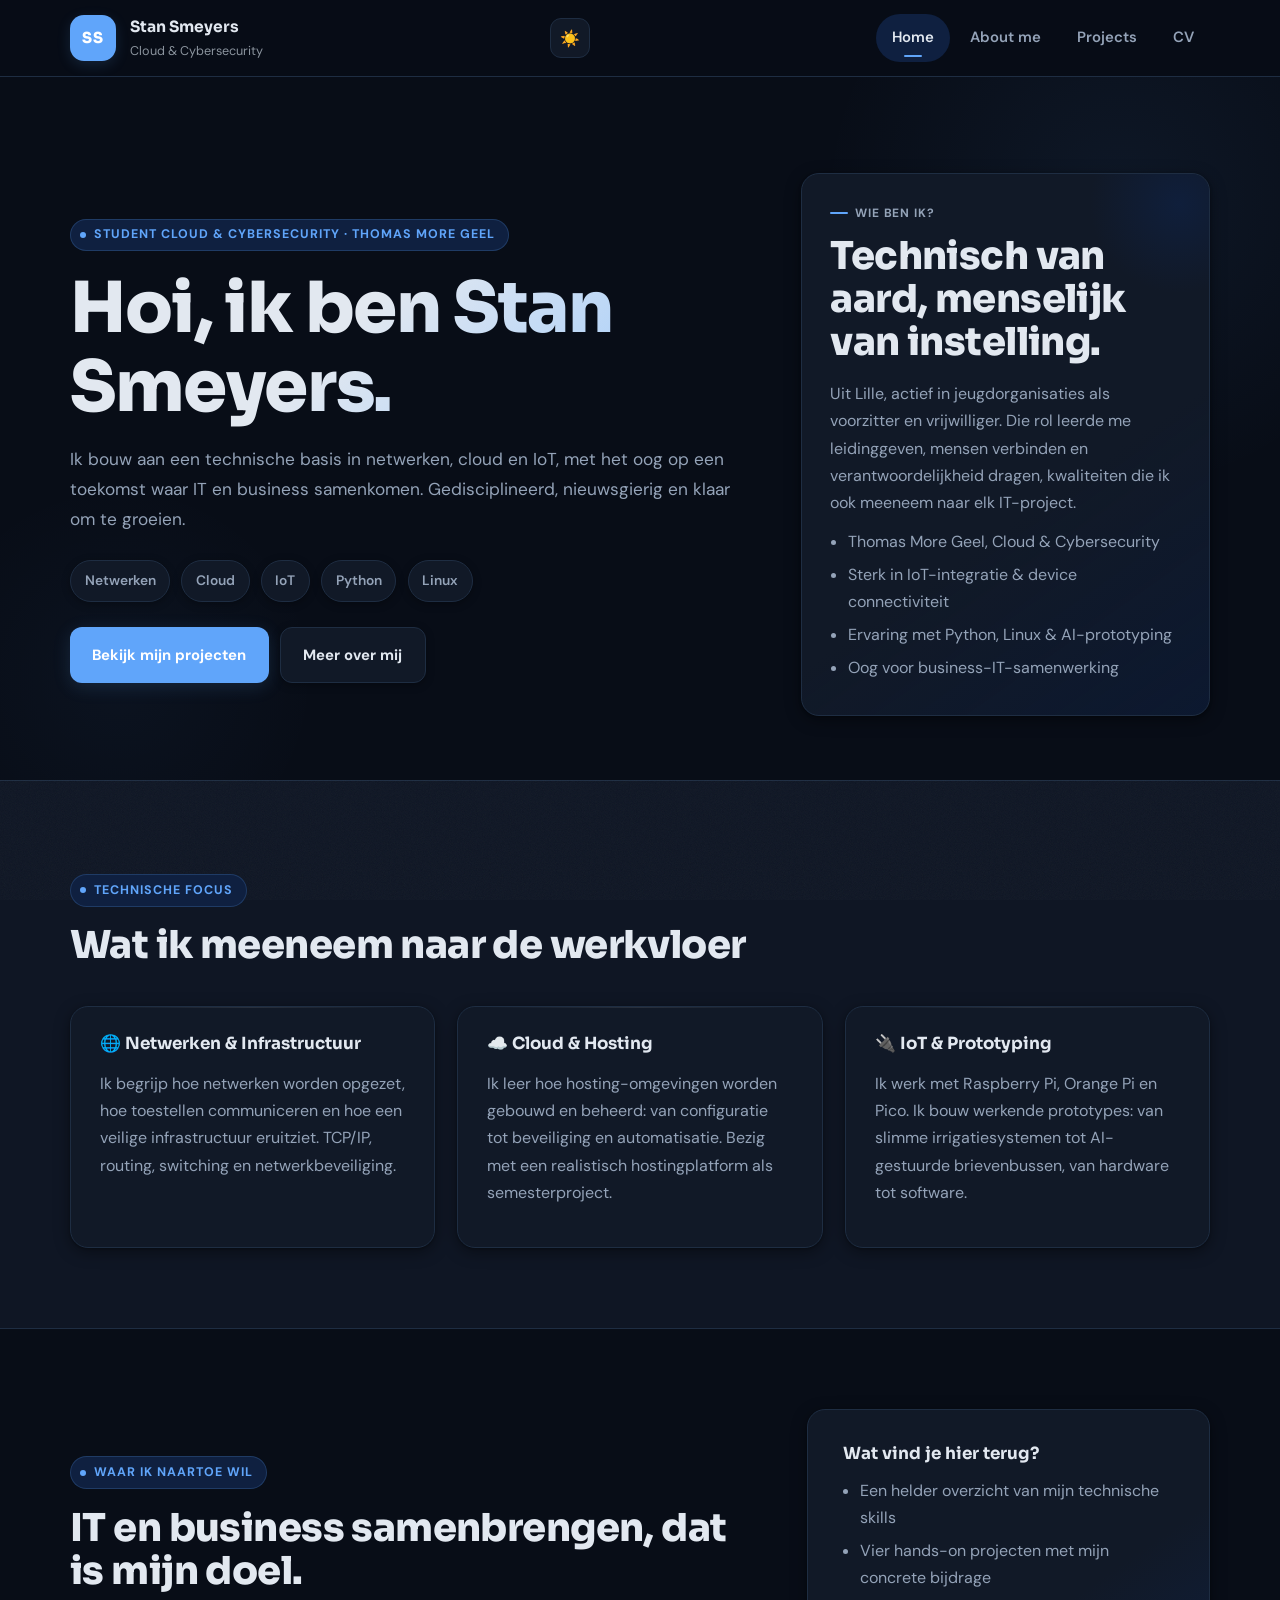
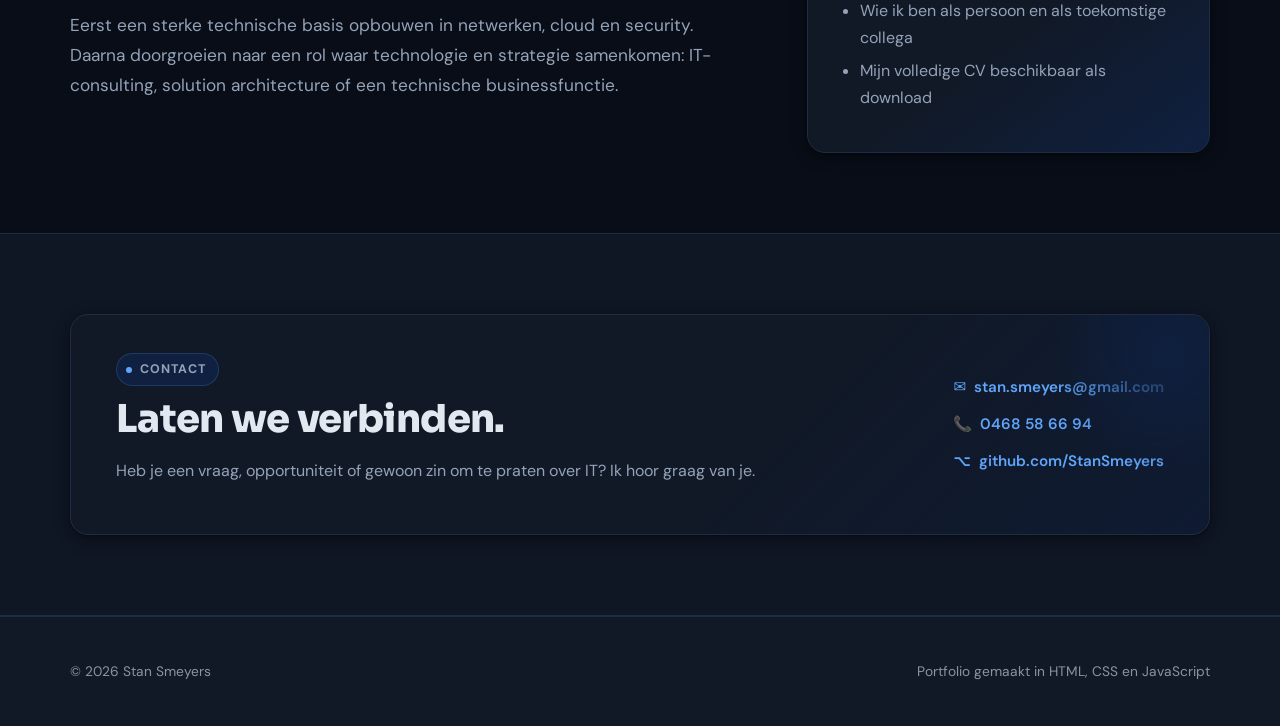
<file: index.html>
<!DOCTYPE html>
<html lang="nl" data-theme="light">
<head>
  <meta charset="UTF-8" />
  <meta name="viewport" content="width=device-width, initial-scale=1.0" />
  <title>Stan Smeyers | Cloud & Cybersecurity</title>
  <meta name="description" content="Portfolio van Stan Smeyers, student Cloud & Cybersecurity, gepassioneerd door netwerken, cloud en IoT." />
  <link rel="preconnect" href="https://fonts.googleapis.com">
  <link rel="preconnect" href="https://fonts.gstatic.com" crossorigin>
  <link href="https://fonts.googleapis.com/css2?family=Sora:wght@400;500;600;700;800;900&family=DM+Sans:ital,opsz,wght@0,9..40,300;0,9..40,400;0,9..40,500;0,9..40,600;0,9..40,700;1,9..40,400&display=swap" rel="stylesheet">
  <link rel="stylesheet" href="styles.css" />
  <script>(function(){ var t=localStorage.getItem('theme')||'light'; document.documentElement.setAttribute('data-theme',t); })();</script>
</head>
<body>
  <header class="site-header">
    <div class="container nav-wrapper">
      <a class="brand" href="index.html">
        <span class="brand-mark">SS</span>
        <span><strong>Stan Smeyers</strong><small>Cloud & Cybersecurity</small></span>
      </a>
      <div class="nav-controls">
        <button class="theme-toggle" id="themeToggle" aria-label="Thema wisselen">
          <span class="icon-moon">🌙</span><span class="icon-sun">☀️</span>
        </button>
        <button class="nav-toggle" aria-label="Menu openen" aria-expanded="false">☰</button>
      </div>
      <nav class="site-nav">
        <a class="active" href="index.html">Home</a>
        <a href="about.html">About me</a>
        <a href="projects.html">Projects</a>
        <a href="cv.html">CV</a>
      </nav>
    </div>
  </header>

  <main>
    <section class="hero">
      <div class="container hero-grid">
        <div>
          <p class="eyebrow">Student Cloud &amp; Cybersecurity · Thomas More Geel</p>
          <h1>Hoi, ik ben Stan Smeyers.</h1>
          <p class="lead">
            Ik bouw aan een technische basis in netwerken, cloud en IoT, met het oog op een toekomst
            waar IT en business samenkomen. Gedisciplineerd, nieuwsgierig en klaar om te groeien.
          </p>
          
          <div class="tag-row">
            <span class="tag">Netwerken</span>
            <span class="tag">Cloud</span>
            <span class="tag">IoT</span>
            <span class="tag">Python</span>
            <span class="tag">Linux</span>
          </div>
          <div class="button-row">
            <a class="button primary" href="projects.html">Bekijk mijn projecten</a>
            <a class="button secondary" href="about.html">Meer over mij</a>
          </div>
        </div>
        <aside class="hero-card reveal">
          <p class="card-label">Wie ben ik?</p>
          <h2>Technisch van aard, menselijk van instelling.</h2>
          <p>
            Uit Lille, actief in jeugdorganisaties als voorzitter en vrijwilliger. Die rol leerde me
            leidinggeven, mensen verbinden en verantwoordelijkheid dragen, kwaliteiten die ik ook
            meeneem naar elk IT-project.
          </p>
          <ul class="check-list">
            <li>Thomas More Geel, Cloud &amp; Cybersecurity</li>
            <li>Sterk in IoT-integratie &amp; device connectiviteit</li>
            <li>Ervaring met Python, Linux &amp; AI-prototyping</li>
            <li>Oog voor business-IT-samenwerking</li>
          </ul>
        </aside>
      </div>
    </section>

    <section class="section alt">
      <div class="container">
        <div class="section-header">
          <p class="eyebrow">Technische focus</p>
          <h2>Wat ik meeneem naar de werkvloer</h2>
        </div>
        <div class="grid three">
          <article class="info-card reveal">
            <h3>🌐 Netwerken &amp; Infrastructuur</h3>
            <p>Ik begrijp hoe netwerken worden opgezet, hoe toestellen communiceren en hoe een veilige infrastructuur eruitziet. TCP/IP, routing, switching en netwerkbeveiliging.</p>
          </article>
          <article class="info-card reveal">
            <h3>☁️ Cloud &amp; Hosting</h3>
            <p>Ik leer hoe hosting-omgevingen worden gebouwd en beheerd: van configuratie tot beveiliging en automatisatie. Bezig met een realistisch hostingplatform als semesterproject.</p>
          </article>
          <article class="info-card reveal">
            <h3>🔌 IoT &amp; Prototyping</h3>
            <p>Ik werk met Raspberry Pi, Orange Pi en Pico. Ik bouw werkende prototypes: van slimme irrigatiesystemen tot AI-gestuurde brievenbussen, van hardware tot software.</p>
          </article>
        </div>
      </div>
    </section>

    <section class="section">
      <div class="container split-section">
        <div>
          <p class="eyebrow">Waar ik naartoe wil</p>
          <h2>IT en business samenbrengen, dat is mijn doel.</h2>
          <p class="lead">
            Eerst een sterke technische basis opbouwen in netwerken, cloud en security.
            Daarna doorgroeien naar een rol waar technologie en strategie samenkomen:
            IT-consulting, solution architecture of een technische businessfunctie.
          </p>
        </div>
        <div class="highlight-box reveal">
          <h3>Wat vind je hier terug?</h3>
          <ul>
            <li>Een helder overzicht van mijn technische skills</li>
            <li>Vier hands-on projecten met mijn concrete bijdrage</li>
            <li>Wie ik ben als persoon en als toekomstige collega</li>
            <li>Mijn volledige CV beschikbaar als download</li>
          </ul>
        </div>
      </div>
    </section>

    <section class="section alt">
      <div class="container">
        <div class="contact-banner reveal">
          <div>
            <p class="eyebrow">Contact</p>
            <h2>Laten we verbinden.</h2>
            <p>Heb je een vraag, opportuniteit of gewoon zin om te praten over IT? Ik hoor graag van je.</p>
          </div>
          <div class="contact-links">
            <a href="mailto:stan.smeyers@gmail.com">✉&nbsp; stan.smeyers@gmail.com</a>
            <a href="tel:+32468586694">📞&nbsp; 0468 58 66 94</a>
            <a href="https://github.com/StanSmeyers" target="_blank" rel="noreferrer">⌥&nbsp; github.com/StanSmeyers</a>
          </div>
        </div>
      </div>
    </section>
  </main>

  <footer class="site-footer">
    <div class="container footer-content">
      <p>© 2026 Stan Smeyers</p>
      <p>Portfolio gemaakt in HTML, CSS en JavaScript</p>
    </div>
  </footer>
  <script src="script.js"></script>
</body>
</html>
</file>
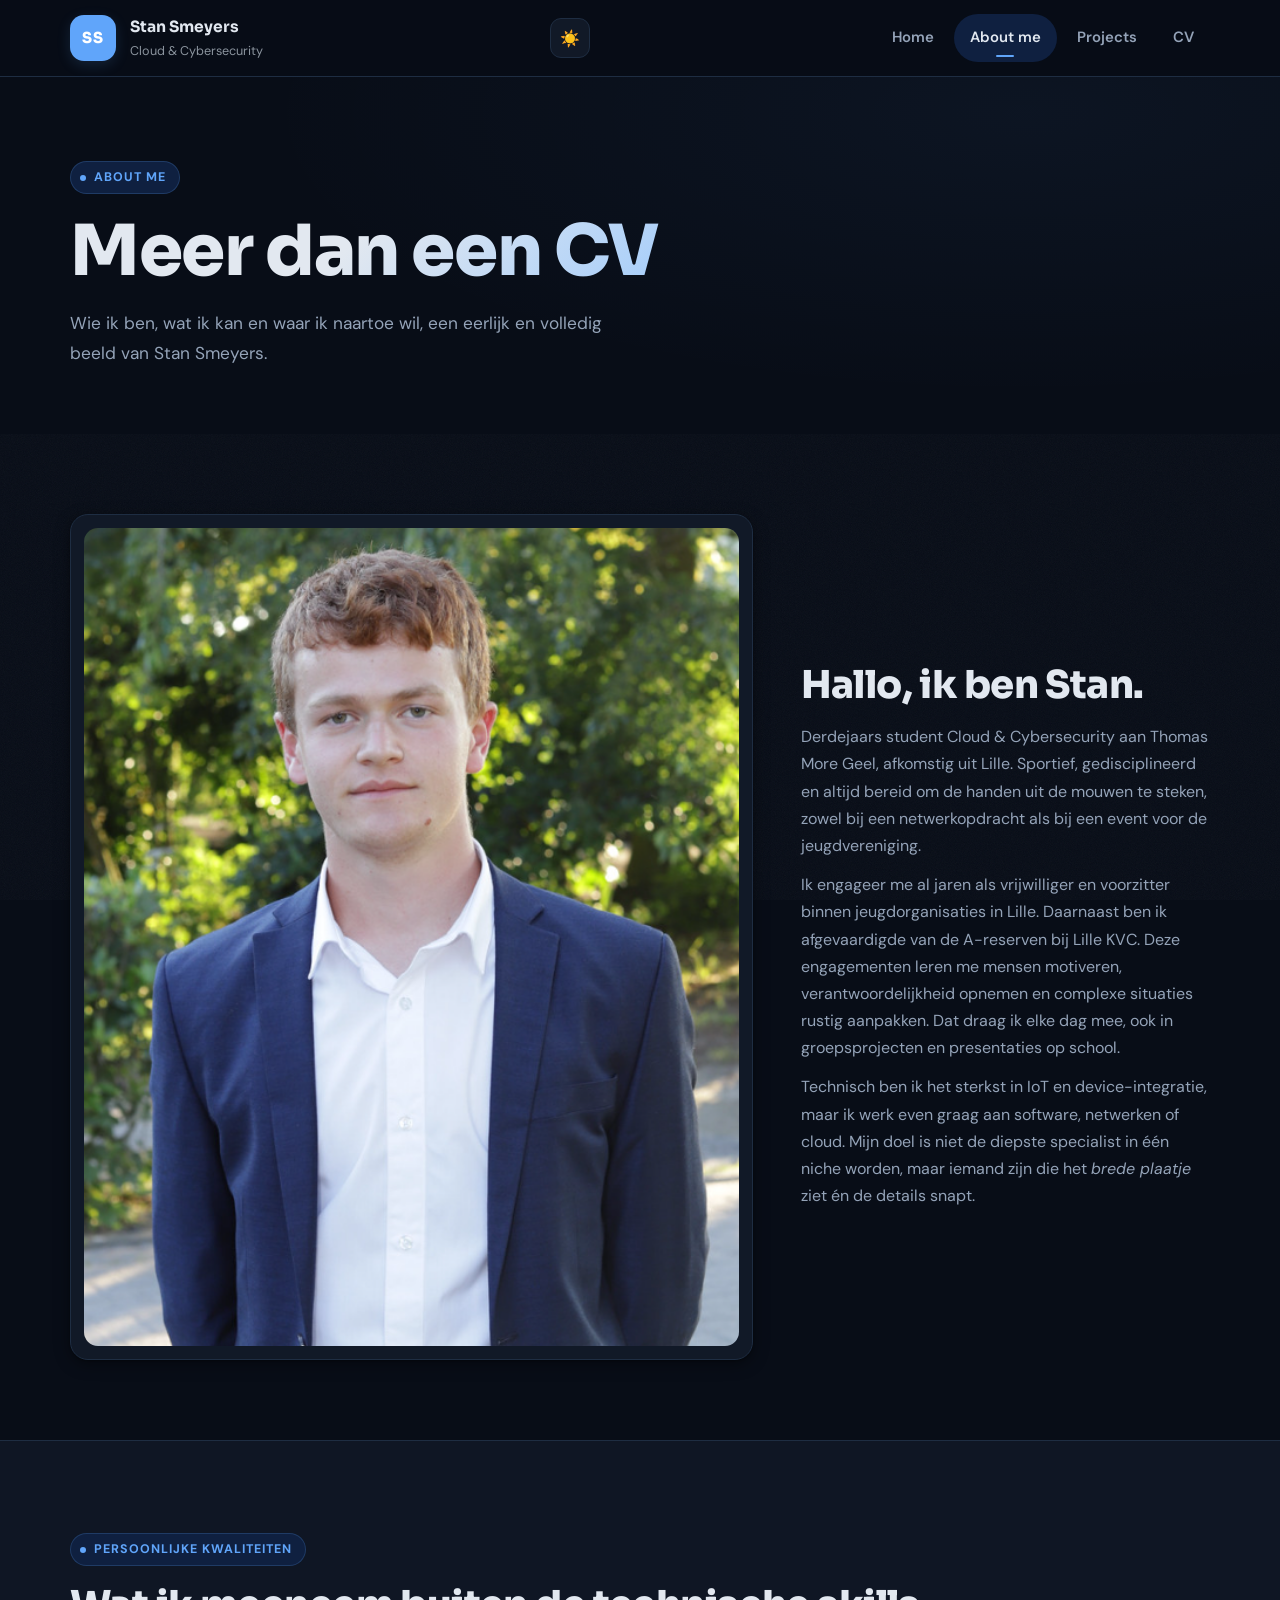
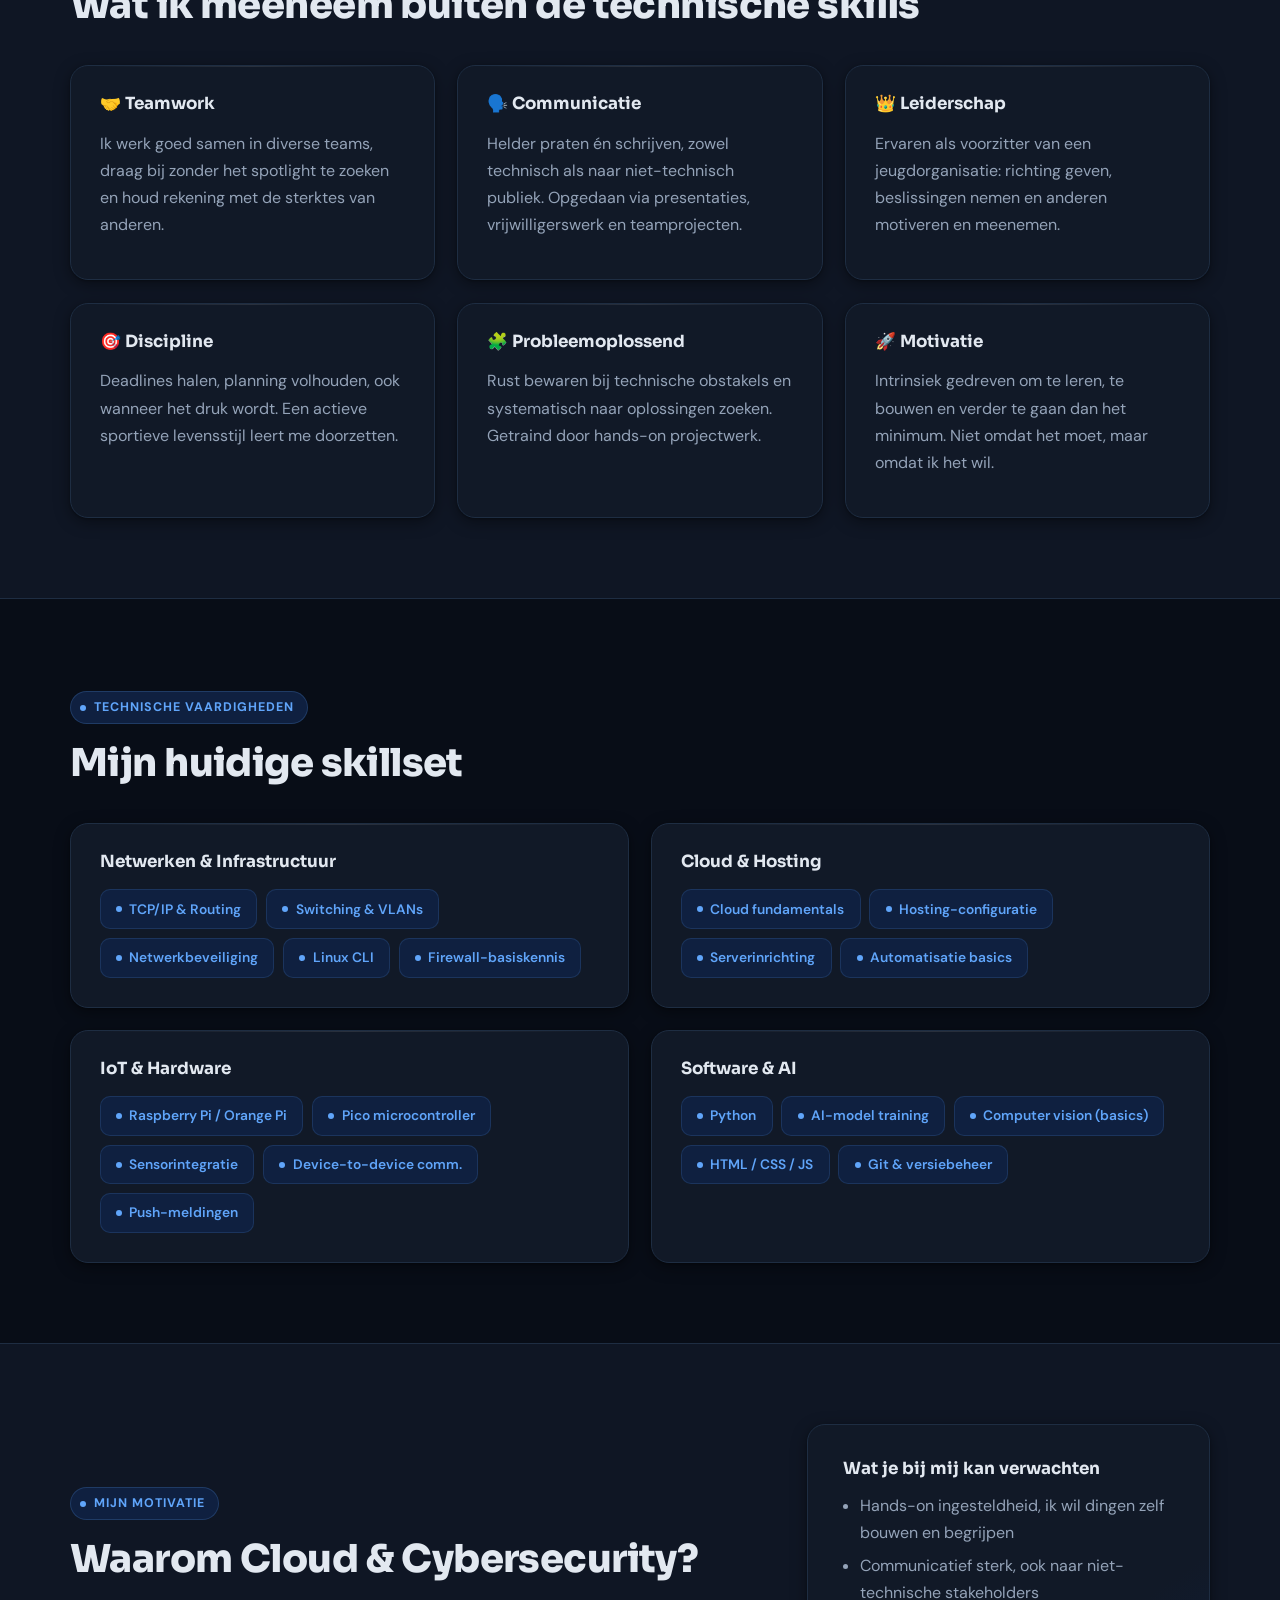
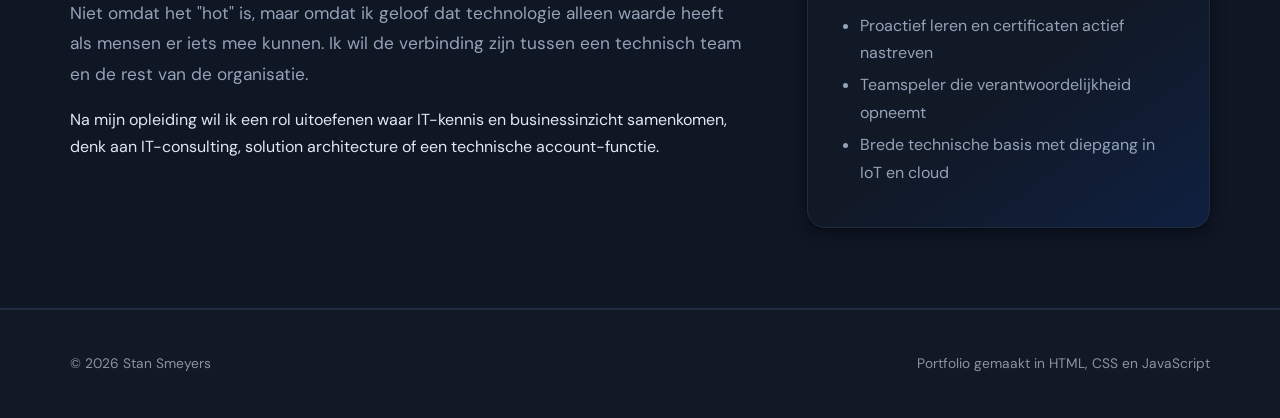
<file: about.html>
<!DOCTYPE html>
<html lang="nl" data-theme="light">
<head>
  <meta charset="UTF-8" />
  <meta name="viewport" content="width=device-width, initial-scale=1.0" />
  <title>About me | Stan Smeyers</title>
  <link rel="preconnect" href="https://fonts.googleapis.com">
  <link rel="preconnect" href="https://fonts.gstatic.com" crossorigin>
  <link href="https://fonts.googleapis.com/css2?family=Sora:wght@400;500;600;700;800;900&family=DM+Sans:ital,opsz,wght@0,9..40,300;0,9..40,400;0,9..40,500;0,9..40,600;0,9..40,700;1,9..40,400&display=swap" rel="stylesheet">
  <link rel="stylesheet" href="styles.css" />
  <script>(function(){ var t=localStorage.getItem('theme')||'light'; document.documentElement.setAttribute('data-theme',t); })();</script>
</head>
<body>
  <header class="site-header">
    <div class="container nav-wrapper">
      <a class="brand" href="index.html">
        <span class="brand-mark">SS</span>
        <span><strong>Stan Smeyers</strong><small>Cloud & Cybersecurity</small></span>
      </a>
      <div class="nav-controls">
        <button class="theme-toggle" id="themeToggle" aria-label="Thema wisselen">
          <span class="icon-moon">🌙</span><span class="icon-sun">☀️</span>
        </button>
        <button class="nav-toggle" aria-label="Menu openen" aria-expanded="false">☰</button>
      </div>
      <nav class="site-nav">
        <a href="index.html">Home</a>
        <a class="active" href="about.html">About me</a>
        <a href="projects.html">Projects</a>
        <a href="cv.html">CV</a>
      </nav>
    </div>
  </header>

  <main>
    <section class="page-hero">
      <div class="container">
        <p class="eyebrow">About me</p>
        <h1>Meer dan een CV</h1>
        <p class="lead narrow">
          Wie ik ben, wat ik kan en waar ik naartoe wil, een eerlijk en volledig beeld van Stan Smeyers.
        </p>
      </div>
    </section>

    <!-- Intro met foto -->
    <section class="section">
      <div class="container about-layout">
        <div class="photo-card reveal">
          <img class="profile-photo" src="assets/profielfoto.png" alt="Profielfoto van Stan Smeyers" />
        </div>
        <div class="about-content">
          <h2>Hallo, ik ben Stan.</h2>
          <p>
            Derdejaars student Cloud &amp; Cybersecurity aan Thomas More Geel, afkomstig uit Lille.
            Sportief, gedisciplineerd en altijd bereid om de handen uit de mouwen te steken,
            zowel bij een netwerkopdracht als bij een event voor de jeugdvereniging.
          </p>
          <p>
            Ik engageer me al jaren als vrijwilliger en voorzitter binnen jeugdorganisaties in Lille.
            Daarnaast ben ik afgevaardigde van de A-reserven bij Lille KVC.
            Deze engagementen leren me mensen motiveren, verantwoordelijkheid opnemen en
            complexe situaties rustig aanpakken. Dat draag ik elke dag mee, ook in groepsprojecten
            en presentaties op school.
          </p>
          <p>
            Technisch ben ik het sterkst in IoT en device-integratie, maar ik werk even graag aan
            software, netwerken of cloud. Mijn doel is niet de diepste specialist in één niche worden,
            maar iemand zijn die het <em>brede plaatje</em> ziet én de details snapt.
          </p>
        </div>
      </div>
    </section>

    <!-- Soft skills — prominent bovenaan -->
    <section class="section alt">
      <div class="container">
        <div class="section-header">
          <p class="eyebrow">Persoonlijke kwaliteiten</p>
          <h2>Wat ik meeneem buiten de technische skills</h2>
        </div>
        <div class="grid three">
          <article class="info-card reveal">
            <h3>🤝 Teamwork</h3>
            <p>Ik werk goed samen in diverse teams, draag bij zonder het spotlight te zoeken en houd rekening met de sterktes van anderen.</p>
          </article>
          <article class="info-card reveal">
            <h3>🗣️ Communicatie</h3>
            <p>Helder praten én schrijven, zowel technisch als naar niet-technisch publiek. Opgedaan via presentaties, vrijwilligerswerk en teamprojecten.</p>
          </article>
          <article class="info-card reveal">
            <h3>👑 Leiderschap</h3>
            <p>Ervaren als voorzitter van een jeugdorganisatie: richting geven, beslissingen nemen en anderen motiveren en meenemen.</p>
          </article>
          <article class="info-card reveal">
            <h3>🎯 Discipline</h3>
            <p>Deadlines halen, planning volhouden, ook wanneer het druk wordt. Een actieve sportieve levensstijl leert me doorzetten.</p>
          </article>
          <article class="info-card reveal">
            <h3>🧩 Probleemoplossend</h3>
            <p>Rust bewaren bij technische obstakels en systematisch naar oplossingen zoeken. Getraind door hands-on projectwerk.</p>
          </article>
          <article class="info-card reveal">
            <h3>🚀 Motivatie</h3>
            <p>Intrinsiek gedreven om te leren, te bouwen en verder te gaan dan het minimum. Niet omdat het moet, maar omdat ik het wil.</p>
          </article>
        </div>
      </div>
    </section>

    <!-- Technische skills -->
    <section class="section">
      <div class="container">
        <div class="section-header">
          <p class="eyebrow">Technische vaardigheden</p>
          <h2>Mijn huidige skillset</h2>
        </div>
        <div class="skills-grid">
          <div class="skill-card reveal">
            <h3>Netwerken &amp; Infrastructuur</h3>
            <div class="skill-tags">
              <span class="skill-badge"><span class="skill-dot"></span>TCP/IP &amp; Routing</span>
              <span class="skill-badge"><span class="skill-dot"></span>Switching &amp; VLANs</span>
              <span class="skill-badge"><span class="skill-dot"></span>Netwerkbeveiliging</span>
              <span class="skill-badge"><span class="skill-dot"></span>Linux CLI</span>
              <span class="skill-badge"><span class="skill-dot"></span>Firewall-basiskennis</span>
            </div>
          </div>
          <div class="skill-card reveal">
            <h3>Cloud &amp; Hosting</h3>
            <div class="skill-tags">
              <span class="skill-badge"><span class="skill-dot"></span>Cloud fundamentals</span>
              <span class="skill-badge"><span class="skill-dot"></span>Hosting-configuratie</span>
              <span class="skill-badge"><span class="skill-dot"></span>Serverinrichting</span>
              <span class="skill-badge"><span class="skill-dot"></span>Automatisatie basics</span>
            </div>
          </div>
          <div class="skill-card reveal">
            <h3>IoT &amp; Hardware</h3>
            <div class="skill-tags">
              <span class="skill-badge"><span class="skill-dot"></span>Raspberry Pi / Orange Pi</span>
              <span class="skill-badge"><span class="skill-dot"></span>Pico microcontroller</span>
              <span class="skill-badge"><span class="skill-dot"></span>Sensorintegratie</span>
              <span class="skill-badge"><span class="skill-dot"></span>Device-to-device comm.</span>
              <span class="skill-badge"><span class="skill-dot"></span>Push-meldingen</span>
            </div>
          </div>
          <div class="skill-card reveal">
            <h3>Software &amp; AI</h3>
            <div class="skill-tags">
              <span class="skill-badge"><span class="skill-dot"></span>Python</span>
              <span class="skill-badge"><span class="skill-dot"></span>AI-model training</span>
              <span class="skill-badge"><span class="skill-dot"></span>Computer vision (basics)</span>
              <span class="skill-badge"><span class="skill-dot"></span>HTML / CSS / JS</span>
              <span class="skill-badge"><span class="skill-dot"></span>Git &amp; versiebeheer</span>
            </div>
          </div>
        </div>
      </div>
    </section>

    <!-- Motivatie + ambitie -->
    <section class="section alt">
      <div class="container split-section">
        <div>
          <p class="eyebrow">Mijn motivatie</p>
          <h2>Waarom Cloud &amp; Cybersecurity?</h2>
          <p class="lead">
            Niet omdat het "hot" is, maar omdat ik geloof dat technologie alleen waarde heeft
            als mensen er iets mee kunnen. Ik wil de verbinding zijn tussen een technisch team
            en de rest van de organisatie.
          </p>
          <p>
            Na mijn opleiding wil ik een rol uitoefenen waar IT-kennis en businessinzicht
            samenkomen, denk aan IT-consulting, solution architecture of een technische account-functie.
          </p>
        </div>
        <div class="highlight-box reveal">
          <h3>Wat je bij mij kan verwachten</h3>
          <ul>
            <li>Hands-on ingesteldheid, ik wil dingen zelf bouwen en begrijpen</li>
            <li>Communicatief sterk, ook naar niet-technische stakeholders</li>
            <li>Proactief leren en certificaten actief nastreven</li>
            <li>Teamspeler die verantwoordelijkheid opneemt</li>
            <li>Brede technische basis met diepgang in IoT en cloud</li>
          </ul>
        </div>
      </div>
    </section>
  </main>

  <footer class="site-footer">
    <div class="container footer-content">
      <p>© 2026 Stan Smeyers</p>
      <p>Portfolio gemaakt in HTML, CSS en JavaScript</p>
    </div>
  </footer>
  <script src="script.js"></script>
</body>
</html>
</file>
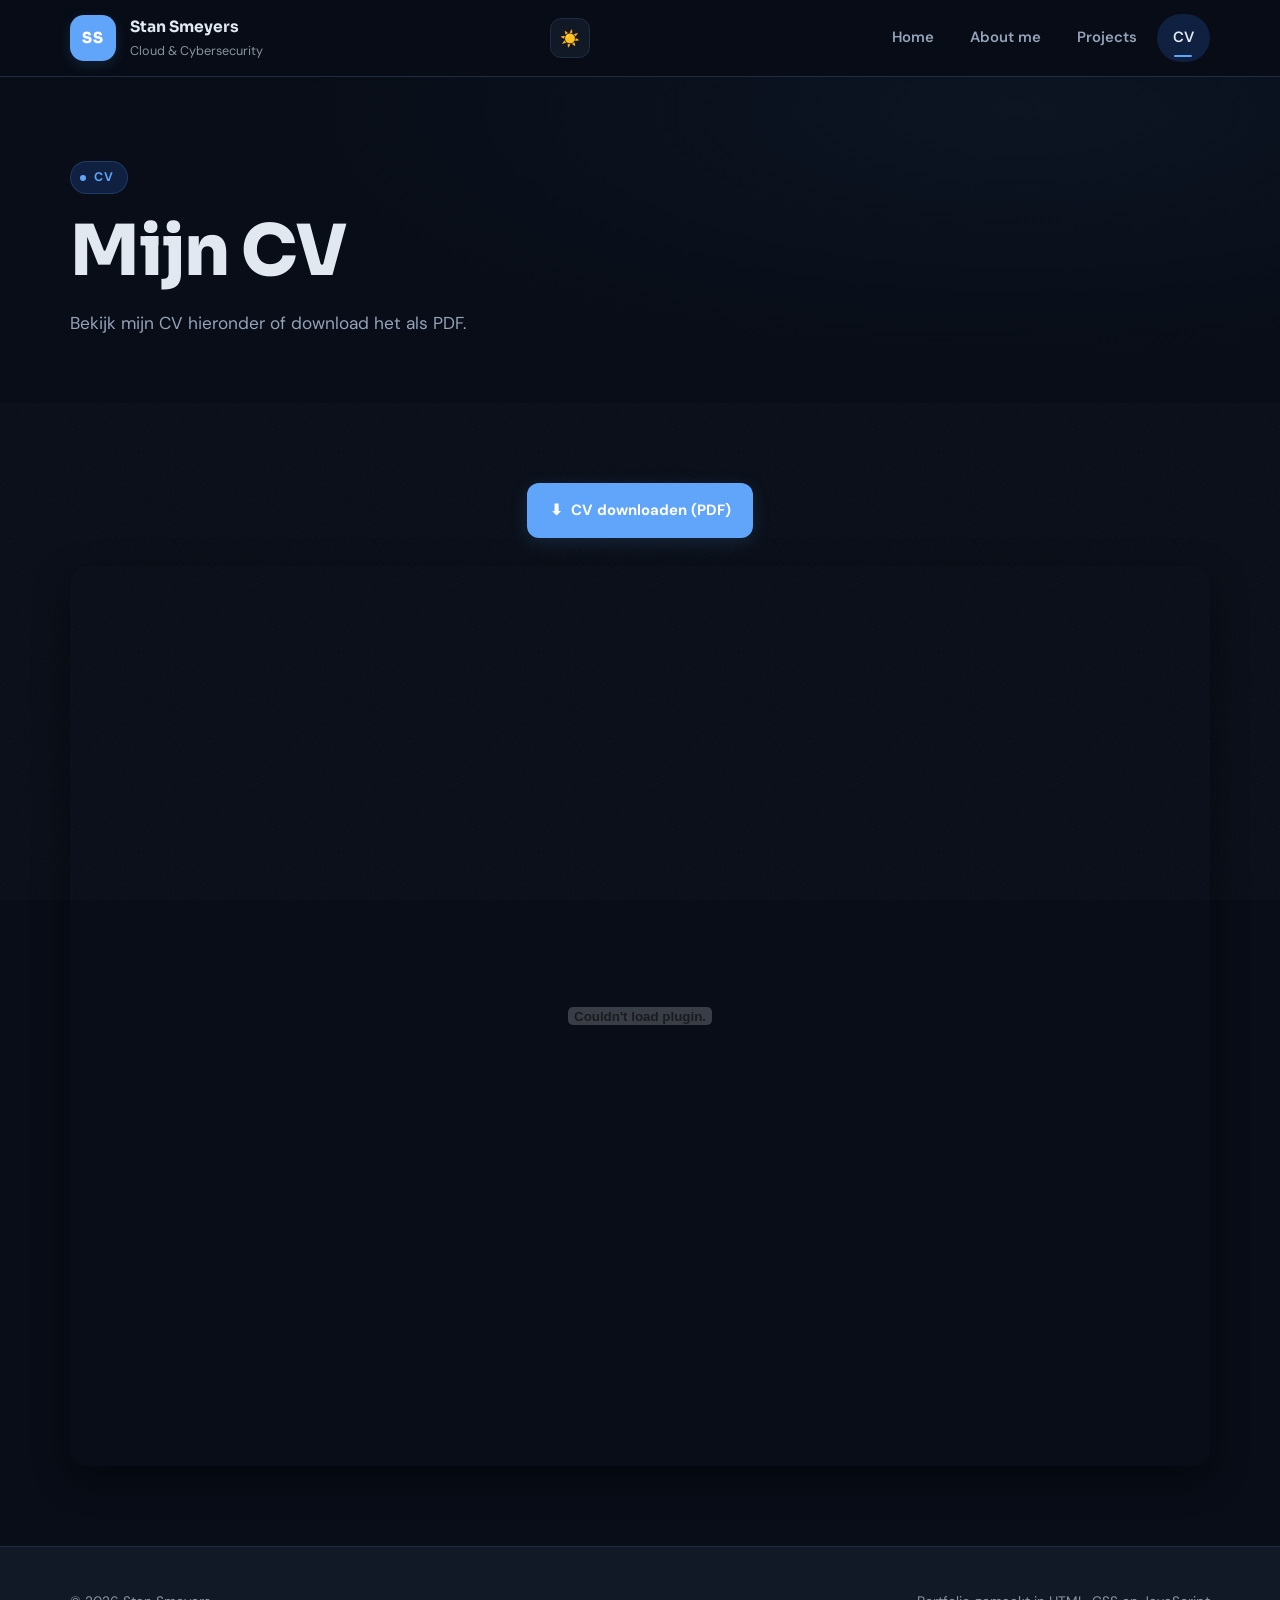
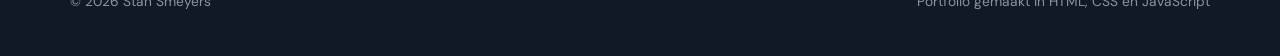
<file: cv.html>
<!DOCTYPE html>
<html lang="nl" data-theme="light">
<head>
  <meta charset="UTF-8" />
  <meta name="viewport" content="width=device-width, initial-scale=1.0" />
  <title>CV | Stan Smeyers</title>

  <link rel="preconnect" href="https://fonts.googleapis.com">
  <link rel="preconnect" href="https://fonts.gstatic.com" crossorigin>

  <link
    href="https://fonts.googleapis.com/css2?family=Sora:wght@400;500;600;700;800;900&family=DM+Sans:ital,opsz,wght@0,9..40,300;0,9..40,400;0,9..40,500;0,9..40,600;0,9..40,700;1,9..40,400&display=swap"
    rel="stylesheet"
  >

  <link rel="stylesheet" href="styles.css" />

  <script>
    (function() {
      var t = localStorage.getItem('theme') || 'light';
      document.documentElement.setAttribute('data-theme', t);
    })();
  </script>
</head>

<body>

  <header class="site-header">
    <div class="container nav-wrapper">

      <a class="brand" href="index.html">
        <span class="brand-mark">SS</span>
        <span>
          <strong>Stan Smeyers</strong>
          <small>Cloud & Cybersecurity</small>
        </span>
      </a>

      <div class="nav-controls">
        <button
          class="theme-toggle"
          id="themeToggle"
          aria-label="Thema wisselen"
        >
          <span class="icon-moon">🌙</span>
          <span class="icon-sun">☀️</span>
        </button>

        <button
          class="nav-toggle"
          aria-label="Menu openen"
          aria-expanded="false"
        >
          ☰
        </button>
      </div>

      <nav class="site-nav">
        <a href="index.html">Home</a>
        <a href="about.html">About me</a>
        <a href="projects.html">Projects</a>
        <a class="active" href="cv.html">CV</a>
      </nav>

    </div>
  </header>

  <main>

    <section class="page-hero">
      <div class="container">
        <p class="eyebrow">CV</p>
        <h1>Mijn CV</h1>
        <p class="lead narrow">
          Bekijk mijn CV hieronder of download het als PDF.
        </p>
      </div>
    </section>

    <section class="section">
      <div class="container">

        <div style="text-align: center; margin-bottom: 1.8rem;">
          <a
            href="cv_stansmeyers.pdf"
            download
            class="button primary"
          >
            ⬇&nbsp; CV downloaden (PDF)
          </a>
        </div>

        <div
          style="
            border-radius: var(--radius);
            overflow: hidden;
            box-shadow: var(--shadow);
          "
        >
          <embed
            src="cv_stansmeyers.pdf"
            type="application/pdf"
            width="100%"
            height="900px"
            style="display: block;"
          />
        </div>

      </div>
    </section>

  </main>

  <footer class="site-footer">
    <div class="container footer-content">
      <p>© 2026 Stan Smeyers</p>
      <p>Portfolio gemaakt in HTML, CSS en JavaScript</p>
    </div>
  </footer>

  <script src="script.js"></script>

</body>
</html>
</file>
<file: styles.css>
/* ============================================================
   Stan Smeyers Portfolio — Premium v3
   Navy / Slate palette · Grain · Depth · Luxe details
   ============================================================ */

@import url('https://fonts.googleapis.com/css2?family=Sora:wght@400;500;600;700;800;900&family=DM+Sans:ital,opsz,wght@0,9..40,300;0,9..40,400;0,9..40,500;0,9..40,600;0,9..40,700;1,9..40,400&display=swap');

/* ── Tokens ── */
:root {
  --navy:         #0f172a;
  --navy-mid:     #1e3a5f;
  --navy-light:   #2d5181;
  --slate:        #475569;
  --slate-light:  #94a3b8;
  --bg:           #f6f8fb;
  --bg-alt:       #eef2f7;
  --white:        #ffffff;
  --line:         #dde3ed;
  --accent:       #1e3a5f;
  --accent-glow:  rgba(30,58,95,0.18);
  --accent-soft:  #e4ecf6;
  --text:         #0f172a;
  --muted:        #64748b;
  --gold:         #c9a84c;
  --shadow-sm:    0 2px 8px rgba(15,23,42,0.06);
  --shadow:       0 12px 36px rgba(15,23,42,0.10);
  --shadow-hover: 0 24px 60px rgba(15,23,42,0.18);
  --shadow-card:  0 4px 16px rgba(15,23,42,0.07), 0 1px 3px rgba(15,23,42,0.05);
  --radius:       18px;
  --radius-sm:    12px;
  --header-bg:    rgba(246,248,251,0.94);
  --card-bg:      #ffffff;
  --transition:   0.28s cubic-bezier(0.4,0,0.2,1);
}

[data-theme="dark"] {
  --navy:         #e2e8f0;
  --navy-mid:     #93c5fd;
  --navy-light:   #60a5fa;
  --slate:        #94a3b8;
  --slate-light:  #64748b;
  --bg:           #080d17;
  --bg-alt:       #0f1624;
  --white:        #111927;
  --line:         #1e2d42;
  --accent:       #60a5fa;
  --accent-glow:  rgba(96,165,250,0.15);
  --accent-soft:  #0f2040;
  --text:         #e2e8f0;
  --muted:        #8b949e;
  --gold:         #d4a853;
  --shadow-sm:    0 2px 8px rgba(0,0,0,0.3);
  --shadow:       0 12px 36px rgba(0,0,0,0.45);
  --shadow-hover: 0 24px 60px rgba(0,0,0,0.65);
  --shadow-card:  0 4px 16px rgba(0,0,0,0.4), 0 1px 3px rgba(0,0,0,0.3);
  --header-bg:    rgba(8,13,23,0.95);
  --card-bg:      #111927;
}

/* ── Reset ── */
*, *::before, *::after { box-sizing: border-box; }
html { scroll-behavior: smooth; }

body {
  margin: 0;
  font-family: 'DM Sans', system-ui, sans-serif;
  color: var(--text);
  background: var(--bg);
  line-height: 1.7;
  -webkit-font-smoothing: antialiased;
  transition: background var(--transition), color var(--transition);
  position: relative;
}

/* Subtle grain overlay on body */
body::before {
  content: '';
  position: fixed;
  inset: 0;
  pointer-events: none;
  z-index: 0;
  opacity: 0.028;
  background-image: url("data:image/svg+xml,%3Csvg viewBox='0 0 256 256' xmlns='http://www.w3.org/2000/svg'%3E%3Cfilter id='noise'%3E%3CfeTurbulence type='fractalNoise' baseFrequency='0.9' numOctaves='4' stitchTiles='stitch'/%3E%3C/filter%3E%3Crect width='100%25' height='100%25' filter='url(%23noise)'/%3E%3C/svg%3E");
  background-size: 200px 200px;
}
[data-theme="dark"] body::before { opacity: 0.045; }

img { max-width: 100%; display: block; }
a { color: inherit; text-decoration: none; }

.container {
  width: min(1140px, calc(100% - 2.5rem));
  margin: 0 auto;
  position: relative;
  z-index: 1;
}

/* ── Header ── */
.site-header {
  position: sticky; top: 0; z-index: 100;
  backdrop-filter: blur(24px) saturate(180%);
  -webkit-backdrop-filter: blur(24px) saturate(180%);
  background: var(--header-bg);
  border-bottom: 1px solid var(--line);
  transition: background var(--transition), border-color var(--transition);
}

.nav-wrapper {
  display: flex; align-items: center;
  justify-content: space-between; min-height: 76px; gap: 1rem;
}

.nav-controls { display: flex; align-items: center; gap: 0.6rem; }

/* ── Brand ── */
.brand { display: flex; align-items: center; gap: 0.9rem; transition: opacity var(--transition); }
.brand:hover { opacity: 0.82; }

.brand-mark {
  width: 46px; height: 46px; border-radius: 14px;
  display: grid; place-items: center;
  background: linear-gradient(135deg, var(--accent) 0%, var(--navy-light) 100%);
  color: #fff;
  font-family: 'Sora', sans-serif;
  font-weight: 900; font-size: 0.95rem; letter-spacing: 0.05em;
  box-shadow: 0 4px 14px var(--accent-glow);
  transition: transform var(--transition), box-shadow var(--transition);
}
.brand:hover .brand-mark {
  transform: rotate(-5deg) scale(1.07);
  box-shadow: 0 6px 20px var(--accent-glow);
}
.brand strong { display: block; font-family: 'Sora', sans-serif; font-weight: 700; font-size: 0.97rem; }
.brand small  { display: block; color: var(--muted); font-size: 0.79rem; }

/* ── Nav ── */
.site-nav { display: flex; gap: 0.25rem; align-items: center; }
.site-nav a {
  padding: 0.7rem 1rem; border-radius: 999px;
  color: var(--slate); font-weight: 600; font-size: 0.93rem;
  transition: color var(--transition), background var(--transition);
  position: relative;
}
.site-nav a::after {
  content: ''; position: absolute; bottom: 5px; left: 50%;
  transform: translateX(-50%) scaleX(0);
  width: 18px; height: 2px; border-radius: 2px;
  background: var(--accent); transition: transform var(--transition);
}
.site-nav a:hover::after, .site-nav a.active::after { transform: translateX(-50%) scaleX(1); }
.site-nav a:hover, .site-nav a.active { color: var(--text); background: var(--accent-soft); }

/* ── Theme toggle ── */
.theme-toggle {
  width: 40px; height: 40px; border-radius: 11px;
  border: 1px solid var(--line); background: var(--card-bg); color: var(--text);
  cursor: pointer; display: flex; align-items: center; justify-content: center;
  font-size: 1rem; flex-shrink: 0;
  transition: transform var(--transition), box-shadow var(--transition), background var(--transition);
}
.theme-toggle:hover { transform: scale(1.12) rotate(14deg); box-shadow: var(--shadow-sm); }
.theme-toggle .icon-sun  { display: none; }
.theme-toggle .icon-moon { display: block; }
[data-theme="dark"] .theme-toggle .icon-sun  { display: block; }
[data-theme="dark"] .theme-toggle .icon-moon { display: none; }

/* ── Mobile nav toggle ── */
.nav-toggle {
  display: none; background: var(--card-bg);
  border: 1px solid var(--line); border-radius: 11px;
  padding: 0.55rem 0.7rem; font-size: 1rem;
  cursor: pointer; color: var(--text);
}

/* ══════════════════════════════
   HERO
══════════════════════════════ */
.hero {
  padding: 6rem 0 4rem;
  position: relative; overflow: hidden;
  background: var(--bg);
}

/* Large decorative blobs */
.hero::before,
.hero::after {
  content: '';
  position: absolute; border-radius: 50%;
  pointer-events: none;
}
.hero::before {
  width: 600px; height: 600px;
  top: -180px; right: -140px;
  background: radial-gradient(circle, rgba(30,58,95,0.09) 0%, transparent 70%);
}
.hero::after {
  width: 400px; height: 400px;
  bottom: -100px; left: -80px;
  background: radial-gradient(circle, rgba(30,58,95,0.06) 0%, transparent 70%);
}
[data-theme="dark"] .hero::before {
  background: radial-gradient(circle, rgba(96,165,250,0.07) 0%, transparent 70%);
}
[data-theme="dark"] .hero::after {
  background: radial-gradient(circle, rgba(96,165,250,0.04) 0%, transparent 70%);
}

.page-hero {
  padding: 4.5rem 0 3rem;
  background: var(--bg);
  position: relative; overflow: hidden;
}
.page-hero::before {
  content: '';
  position: absolute; inset: 0; pointer-events: none;
  background: radial-gradient(ellipse 60% 80% at 80% 10%, rgba(30,58,95,0.07), transparent);
}
[data-theme="dark"] .page-hero::before {
  background: radial-gradient(ellipse 60% 80% at 80% 10%, rgba(96,165,250,0.05), transparent);
}

.hero-grid, .split-section, .about-layout {
  display: grid; grid-template-columns: 1.25fr 0.75fr;
  gap: 3rem; align-items: center;
}

/* ── Eyebrow ── */
.eyebrow {
  display: inline-flex; align-items: center; gap: 0.5rem;
  padding: 0.3rem 0.8rem 0.3rem 0.55rem;
  border-radius: 999px;
  background: var(--accent-soft);
  color: var(--accent);
  font-weight: 700; font-size: 0.78rem;
  letter-spacing: 0.08em; text-transform: uppercase; margin-bottom: 1.1rem;
  border: 1px solid rgba(30,58,95,0.12);
  transition: background var(--transition), color var(--transition);
}
.eyebrow::before {
  content: '';
  width: 6px; height: 6px; border-radius: 50%;
  background: var(--accent); flex-shrink: 0;
}
[data-theme="dark"] .eyebrow { border-color: rgba(96,165,250,0.2); }

/* ── Typography ── */
h1, h2, h3 {
  font-family: 'Sora', sans-serif;
  line-height: 1.12; margin: 0 0 1rem;
  transition: color var(--transition);
}
h1 {
  font-size: clamp(2.6rem, 5.5vw, 4.4rem);
  font-weight: 900; max-width: 13ch;
  letter-spacing: -0.02em;
  background: linear-gradient(135deg, var(--text) 40%, var(--navy-mid) 100%);
  -webkit-background-clip: text; -webkit-text-fill-color: transparent;
  background-clip: text;
}
[data-theme="dark"] h1 {
  background: linear-gradient(135deg, #e2e8f0 40%, #93c5fd 100%);
  -webkit-background-clip: text; background-clip: text;
}
h2 { font-size: clamp(1.7rem, 3vw, 2.5rem); font-weight: 800; letter-spacing: -0.015em; }
h3 { font-size: 1.05rem; font-weight: 700; }

.lead { font-size: 1.08rem; color: var(--slate); max-width: 58ch; line-height: 1.75; }
.lead.narrow { max-width: 46ch; }

/* ── Tag row ── */
.tag-row, .button-row { display: flex; flex-wrap: wrap; gap: 0.7rem; margin-top: 1.6rem; }

.tag {
  padding: 0.5rem 0.85rem; border-radius: 999px;
  background: var(--card-bg); border: 1px solid var(--line);
  color: var(--slate); font-weight: 600; font-size: 0.86rem;
  box-shadow: var(--shadow-sm);
  transition: transform var(--transition), box-shadow var(--transition), border-color var(--transition);
}
.tag:hover { transform: translateY(-2px); box-shadow: var(--shadow-card); border-color: var(--accent); }

/* ── Buttons ── */
.button {
  display: inline-flex; align-items: center; justify-content: center;
  gap: 0.5rem; padding: 0.9rem 1.4rem; border-radius: var(--radius-sm);
  font-weight: 700; font-size: 0.93rem; font-family: 'DM Sans', sans-serif;
  transition: transform var(--transition), box-shadow var(--transition);
  position: relative; overflow: hidden; white-space: nowrap;
}
.button::after {
  content: ''; position: absolute; inset: 0;
  background: linear-gradient(135deg, rgba(255,255,255,0.14) 0%, transparent 60%);
  opacity: 0; transition: opacity var(--transition);
}
.button:hover::after { opacity: 1; }
.button:hover { transform: translateY(-2px); box-shadow: var(--shadow-hover); }
.button:active { transform: translateY(0); }

.button.primary {
  background: linear-gradient(135deg, var(--accent) 0%, var(--navy-light) 100%);
  color: #fff; box-shadow: 0 4px 18px var(--accent-glow);
}
.button.secondary {
  background: var(--card-bg); color: var(--text);
  border: 1px solid var(--line); box-shadow: var(--shadow-sm);
}

/* ══════════════════════════════
   CARDS — elevated look
══════════════════════════════ */
.hero-card, .info-card, .project-card, .skill-card,
.photo-card, .cv-box, .highlight-box, .contact-banner {
  background: var(--card-bg);
  border: 1px solid var(--line);
  border-radius: var(--radius);
  box-shadow: var(--shadow-card);
  transition: background var(--transition), border-color var(--transition),
              box-shadow var(--transition), transform var(--transition);
}

/* Inset top highlight line for depth */
.info-card, .skill-card, .project-card, .highlight-box {
  position: relative;
}
.info-card::before, .skill-card::before {
  content: '';
  position: absolute; top: 0; left: 1.4rem; right: 1.4rem;
  height: 1px;
  background: linear-gradient(90deg, transparent, rgba(255,255,255,0.7), transparent);
  border-radius: 1px;
}
[data-theme="dark"] .info-card::before,
[data-theme="dark"] .skill-card::before {
  background: linear-gradient(90deg, transparent, rgba(255,255,255,0.1), transparent);
}

.hero-card, .cv-box, .skill-card, .info-card { padding: 1.8rem; }
.highlight-box { padding: 2.2rem; }

.info-card:hover {
  transform: translateY(-5px);
  box-shadow: var(--shadow-hover);
  border-color: rgba(30,58,95,0.15);
}
[data-theme="dark"] .info-card:hover { border-color: rgba(96,165,250,0.2); }

/* Hero card accent */
.hero-card {
  background: linear-gradient(145deg, var(--card-bg) 60%, var(--accent-soft) 100%);
  overflow: hidden;
}
.hero-card::after {
  content: '';
  position: absolute; top: -60px; right: -60px;
  width: 180px; height: 180px; border-radius: 50%;
  background: radial-gradient(circle, var(--accent-soft) 0%, transparent 70%);
  pointer-events: none; opacity: 0.8;
}
[data-theme="dark"] .hero-card {
  background: linear-gradient(145deg, var(--card-bg) 60%, rgba(15,32,64,0.6) 100%);
}

.card-label, .project-label {
  color: var(--accent); font-weight: 700; font-size: 0.75rem;
  letter-spacing: 0.08em; text-transform: uppercase;
  margin-bottom: 0.5rem; display: flex; align-items: center; gap: 0.4rem;
  transition: color var(--transition);
}
.card-label::before, .project-label::before {
  content: ''; width: 18px; height: 2px;
  background: var(--accent); border-radius: 2px; flex-shrink: 0;
}

.check-list, .highlight-box ul, .skill-list, .cv-box ul {
  padding-left: 1.1rem; color: var(--slate); margin: 0;
}
.check-list li, .highlight-box ul li { margin-bottom: 0.35rem; }

/* ── Sections ── */
.section { padding: 5rem 0; }
.section.alt {
  background: var(--bg-alt);
  border-block: 1px solid var(--line);
  transition: background var(--transition), border-color var(--transition);
}
.section-header { margin-bottom: 2.4rem; }

/* ── Grids ── */
.grid { display: grid; gap: 1.4rem; }
.grid.three { grid-template-columns: repeat(3, minmax(0, 1fr)); }
.grid.two, .skills-grid { grid-template-columns: repeat(2, minmax(0, 1fr)); }

.about-content p, .info-card p, .project-card p,
.hero-card p, .highlight-box p, .contact-banner p, .cv-box p {
  color: var(--slate); transition: color var(--transition); margin: 0 0 0.75rem;
}
.about-content p:last-child { margin-bottom: 0; }

/* ── Photo card ── */
.photo-card { padding: 0.8rem; overflow: hidden; }
.photo-card img {
  border-radius: 14px; width: 100%; aspect-ratio: 4/5;
  object-fit: cover;
  transition: transform 0.6s cubic-bezier(0.4,0,0.2,1);
  box-shadow: inset 0 0 0 1px rgba(0,0,0,0.05);
}
.photo-card:hover img { transform: scale(1.025); }
.profile-photo { aspect-ratio: 3/4; object-position: center top; }
.photo-note, .small-note { color: var(--muted); font-size: 0.86rem; margin-top: 1rem; display: block; }

/* ── Skills badges ── */
.skills-grid { display: grid; gap: 1.4rem; }
.skill-tags { display: flex; flex-wrap: wrap; gap: 0.55rem; margin-top: 1.1rem; }

.skill-badge {
  display: inline-flex; align-items: center; gap: 0.45rem;
  padding: 0.45rem 0.95rem; border-radius: 10px;
  background: var(--accent-soft); color: var(--accent);
  font-weight: 600; font-size: 0.86rem;
  border: 1px solid rgba(30,58,95,0.1);
  cursor: default;
  transition: transform var(--transition), box-shadow var(--transition),
              background var(--transition), border-color var(--transition);
}
.skill-badge:hover {
  transform: translateY(-3px) scale(1.04);
  box-shadow: 0 6px 18px var(--accent-glow);
  border-color: var(--accent);
}
[data-theme="dark"] .skill-badge { border-color: rgba(96,165,250,0.15); }
[data-theme="dark"] .skill-badge:hover { border-color: var(--accent); }

.skill-dot {
  width: 6px; height: 6px; border-radius: 50%;
  background: var(--accent); flex-shrink: 0;
}

/* ── Projects ── */
.project-stack { display: grid; gap: 1.6rem; }

.project-card {
  display: grid; grid-template-columns: 1.1fr 0.9fr;
  gap: 0; padding: 0; overflow: hidden;
}
.project-card-main { padding: 2rem; }
.project-card-meta {
  padding: 2rem 2rem 2rem 1.8rem;
  border-left: 1px solid var(--line);
  background: var(--bg-alt);
  transition: background var(--transition), border-color var(--transition);
}
.project-card:hover { transform: translateY(-4px); box-shadow: var(--shadow-hover); }
.project-card:hover .project-card-meta { background: var(--accent-soft); }

.project-card-meta h3 {
  font-size: 0.78rem; font-weight: 700; color: var(--muted);
  letter-spacing: 0.07em; text-transform: uppercase; margin-bottom: 0.4rem;
}
.project-card-meta p { font-size: 0.93rem; }

/* ── Filter chips ── */
.project-toolbar { display: flex; flex-wrap: wrap; gap: 0.7rem; margin-top: 1.6rem; }
.filter-chip {
  border: 1px solid var(--line); background: var(--card-bg); color: var(--slate);
  border-radius: 999px; padding: 0.65rem 1rem;
  font: 700 0.88rem 'DM Sans', sans-serif; cursor: pointer;
  transition: transform var(--transition), background var(--transition),
              color var(--transition), border-color var(--transition), box-shadow var(--transition);
}
.filter-chip:hover { transform: translateY(-2px); box-shadow: var(--shadow-sm); border-color: var(--accent); }
.filter-chip.active {
  background: linear-gradient(135deg, var(--accent) 0%, var(--navy-light) 100%);
  color: #fff; border-color: transparent;
  box-shadow: 0 4px 14px var(--accent-glow);
}

/* ── Project tags ── */
.project-tech { display: flex; flex-wrap: wrap; gap: 0.55rem; margin: 0 0 1rem; }

/* ── Media blocks ── */
.project-media-block {
  margin-top: 1.6rem; padding-top: 1.4rem;
  border-top: 1px solid var(--line);
}
.project-media-header h3 { margin-bottom: 0.25rem; font-size: 0.95rem; }
.project-media-header p { margin-top: 0; color: var(--slate); font-size: 0.88rem; }
.media-gallery { display: grid; gap: 1rem; margin-top: 1rem; }
.media-gallery.two-up { grid-template-columns: repeat(2, minmax(0, 1fr)); }

.media-card {
  margin: 0; border: 1px solid var(--line); border-radius: 14px;
  overflow: hidden; background: var(--bg-alt);
  transition: transform var(--transition), box-shadow var(--transition), border-color var(--transition);
}
.media-card:hover { transform: translateY(-3px); box-shadow: var(--shadow); border-color: rgba(30,58,95,0.15); }
.media-card img, .media-card video {
  width: 100%; display: block; aspect-ratio: 16/10;
  object-fit: cover; background: var(--bg-alt);
}
.video-card video { aspect-ratio: 9/16; object-fit: contain; background: #050912; }
.media-card figcaption {
  padding: 0.85rem 1rem 1rem; color: var(--slate); font-size: 0.88rem;
  border-top: 1px solid var(--line);
}

.media-trigger { width: 100%; padding: 0; border: 0; background: transparent; cursor: zoom-in; display: block; }
.media-trigger img { transition: transform 0.5s cubic-bezier(0.4,0,0.2,1); }
.media-trigger:hover img { transform: scale(1.05); }

/* ── Contact banner ── */
.contact-banner {
  display: flex; justify-content: space-between;
  align-items: center; gap: 2rem; padding: 2.4rem 2.8rem;
  background: linear-gradient(135deg, var(--card-bg) 60%, var(--accent-soft) 100%);
  position: relative; overflow: hidden;
}
.contact-banner::before {
  content: '';
  position: absolute; top: -80px; right: -80px;
  width: 240px; height: 240px; border-radius: 50%;
  background: radial-gradient(circle, var(--accent-soft) 0%, transparent 70%);
  pointer-events: none;
}
.contact-banner:hover { transform: translateY(-3px); box-shadow: var(--shadow-hover); }
[data-theme="dark"] .contact-banner {
  background: linear-gradient(135deg, var(--card-bg) 60%, rgba(15,32,64,0.5) 100%);
}
.contact-links { display: grid; gap: 0.7rem; }
.contact-links a {
  font-weight: 600; color: var(--accent);
  display: inline-flex; align-items: center; gap: 0.5rem;
  font-size: 0.95rem;
  transition: color var(--transition), transform var(--transition);
}
.contact-links a:hover { transform: translateX(4px); }

/* ── Highlight box ── */
.highlight-box {
  background: linear-gradient(145deg, var(--card-bg) 60%, var(--accent-soft) 100%);
}
.highlight-box h3 { font-size: 1.05rem; margin-bottom: 0.8rem; }

/* ── CV ── */
.cv-placeholder { display: flex; justify-content: center; }
.cv-box { max-width: 720px; text-align: center; }
.cv-box img { width: min(240px, 100%); margin: 0 auto 1rem; }

/* ── Section split ── */
.split-section { gap: 4rem; }

/* ── Footer ── */
.site-footer {
  border-top: 1px solid var(--line); padding: 1.8rem 0;
  background: var(--card-bg);
  transition: background var(--transition), border-color var(--transition);
  position: relative; z-index: 1;
}
.footer-content {
  display: flex; justify-content: space-between;
  align-items: center; gap: 1rem;
  color: var(--muted); font-size: 0.86rem;
}

/* ── Lightbox ── */
.lightbox {
  position: fixed; inset: 0;
  display: none; align-items: center; justify-content: center;
  padding: 2rem; background: rgba(5,9,18,0.92);
  backdrop-filter: blur(12px); z-index: 200;
}
.lightbox.open { display: flex; animation: fadeIn 0.2s ease; }
@keyframes fadeIn { from { opacity: 0; } to { opacity: 1; } }
.lightbox-image {
  max-width: min(100%, 1100px); max-height: 86vh;
  border-radius: 18px;
  box-shadow: 0 32px 80px rgba(0,0,0,0.6), 0 0 0 1px rgba(255,255,255,0.06);
  animation: popIn 0.3s cubic-bezier(0.4,0,0.2,1);
}
@keyframes popIn {
  from { transform: scale(0.9); opacity: 0; }
  to   { transform: scale(1);   opacity: 1; }
}
.lightbox-close {
  position: absolute; top: 1.4rem; right: 1.4rem;
  width: 46px; height: 46px; border-radius: 999px;
  border: 1px solid rgba(255,255,255,0.15);
  background: rgba(255,255,255,0.07); color: white;
  font-size: 1.5rem; cursor: pointer;
  display: flex; align-items: center; justify-content: center;
  transition: background var(--transition), transform var(--transition);
}
.lightbox-close:hover { background: rgba(255,255,255,0.18); transform: scale(1.1) rotate(90deg); }

/* ── Scroll-reveal ── */
.reveal {
  opacity: 0; transform: translateY(28px);
  transition: opacity 0.65s cubic-bezier(0.4,0,0.2,1),
              transform 0.65s cubic-bezier(0.4,0,0.2,1);
}
.reveal.visible { opacity: 1; transform: translateY(0); }
.grid .reveal:nth-child(2) { transition-delay: 0.1s; }
.grid .reveal:nth-child(3) { transition-delay: 0.2s; }
.project-stack .reveal:nth-child(2) { transition-delay: 0.1s; }
.project-stack .reveal:nth-child(3) { transition-delay: 0.2s; }
.project-stack .reveal:nth-child(4) { transition-delay: 0.3s; }
.skill-tags .skill-badge { transition-delay: calc(var(--i, 0) * 0.05s); }

/* ── About ── */
.about-content h2 { margin-bottom: 1rem; }

/* ── Hero number accent ── */
.hero-stat {
  display: flex; gap: 2rem; margin-top: 2rem; flex-wrap: wrap;
}
.hero-stat-item { display: flex; flex-direction: column; }
.hero-stat-num {
  font-family: 'Sora', sans-serif;
  font-size: 1.8rem; font-weight: 900;
  color: var(--accent); line-height: 1;
}
.hero-stat-label { font-size: 0.8rem; color: var(--muted); margin-top: 0.15rem; }

/* ── Section spacer ── */
.section-spacer { margin-top: 1rem; }

/* ── Responsive ── */
@media (max-width: 960px) {
  .hero-grid, .split-section, .about-layout,
  .grid.three, .grid.two, .skills-grid { grid-template-columns: 1fr; }
  .contact-banner { flex-direction: column; align-items: flex-start; }
  .project-card { display: flex; flex-direction: column; }
  .project-card-meta {
    border-left: 0; border-top: 1px solid var(--line);
    padding: 1.4rem 2rem 2rem;
  }
  .media-gallery.two-up { grid-template-columns: 1fr; }
  .split-section { gap: 2rem; }
}

@media (max-width: 760px) {
  .nav-toggle { display: inline-flex; }
  .site-nav {
    position: absolute; top: 76px; left: 1rem; right: 1rem;
    background: var(--card-bg); border: 1px solid var(--line);
    border-radius: 16px; box-shadow: var(--shadow); padding: 0.5rem;
    display: none; flex-direction: column; align-items: stretch; z-index: 101;
  }
  .site-nav.open { display: flex; animation: fadeIn 0.18s ease; }
  .site-nav a { border-radius: 10px; }
  .footer-content { flex-direction: column; align-items: flex-start; }
  .hero { padding: 4rem 0 3rem; }
  .section { padding: 3.5rem 0; }
  .contact-banner { padding: 1.8rem; }
}
</file>
